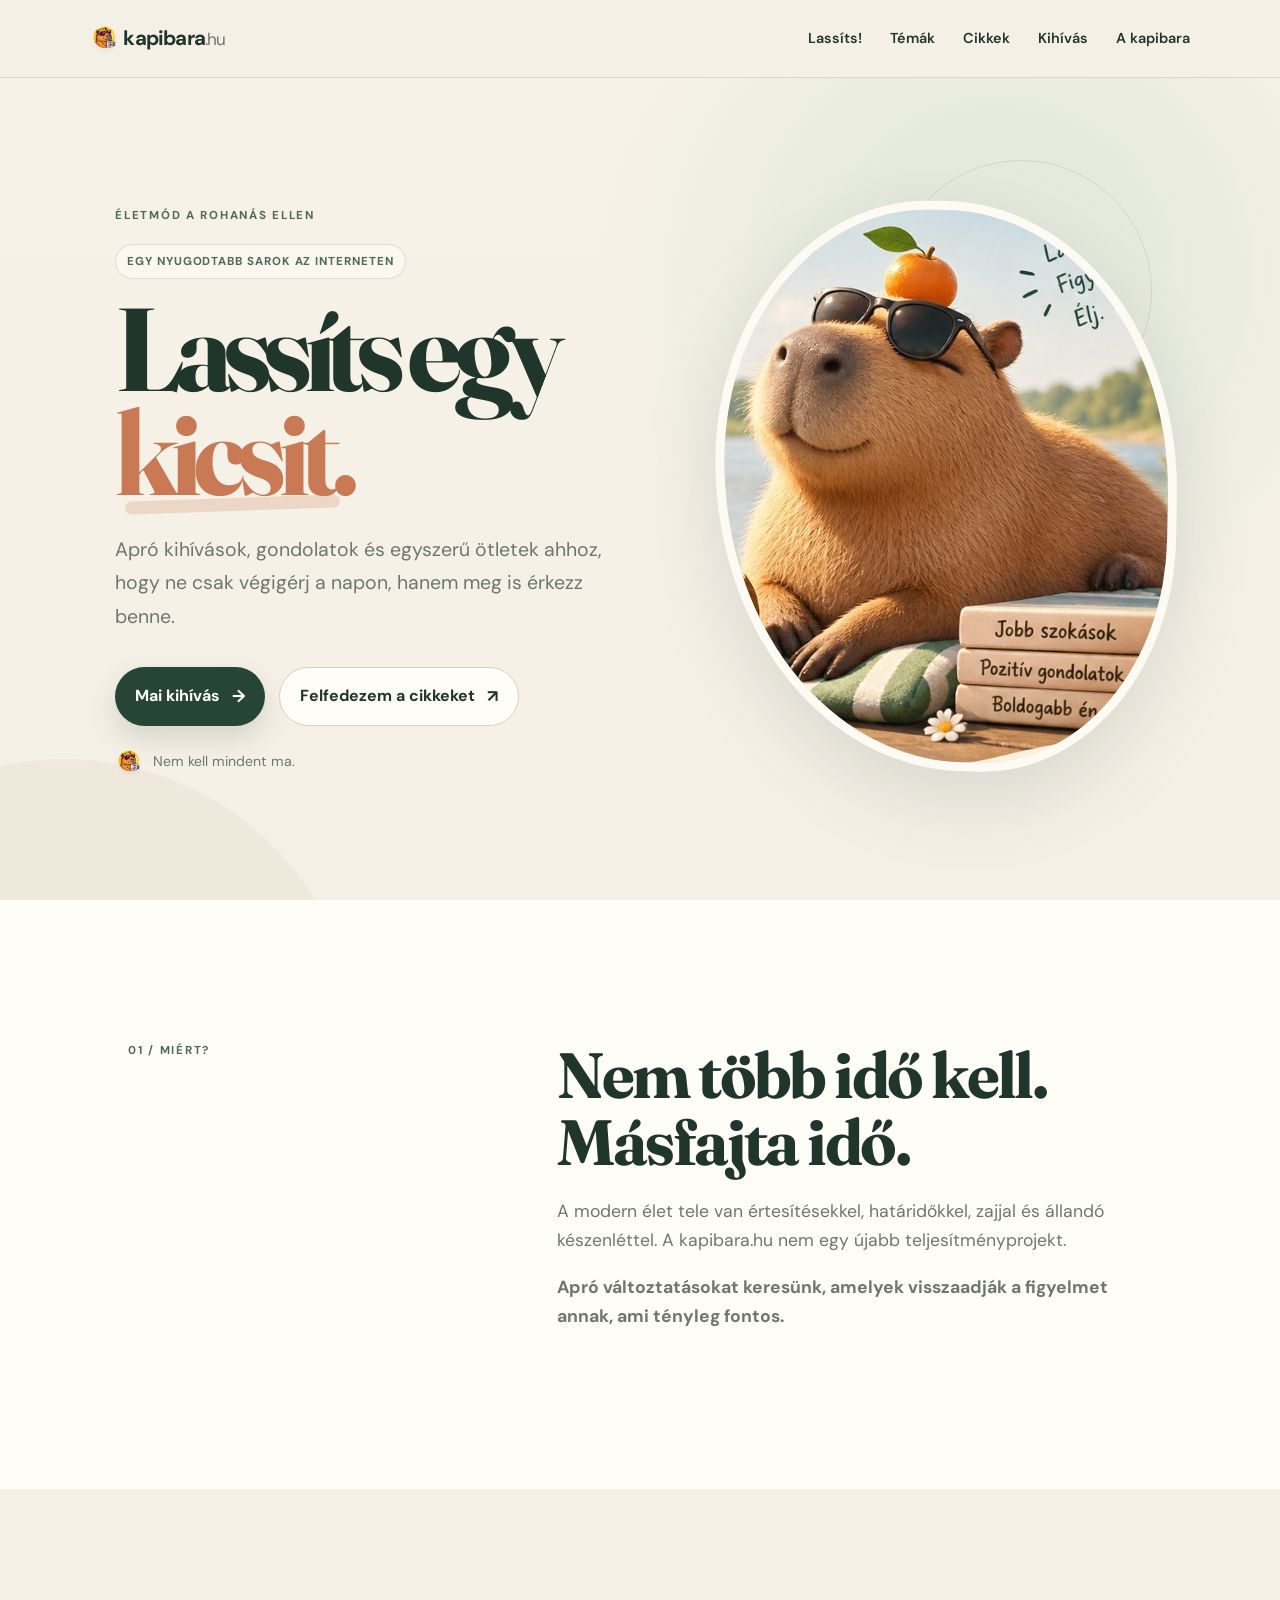
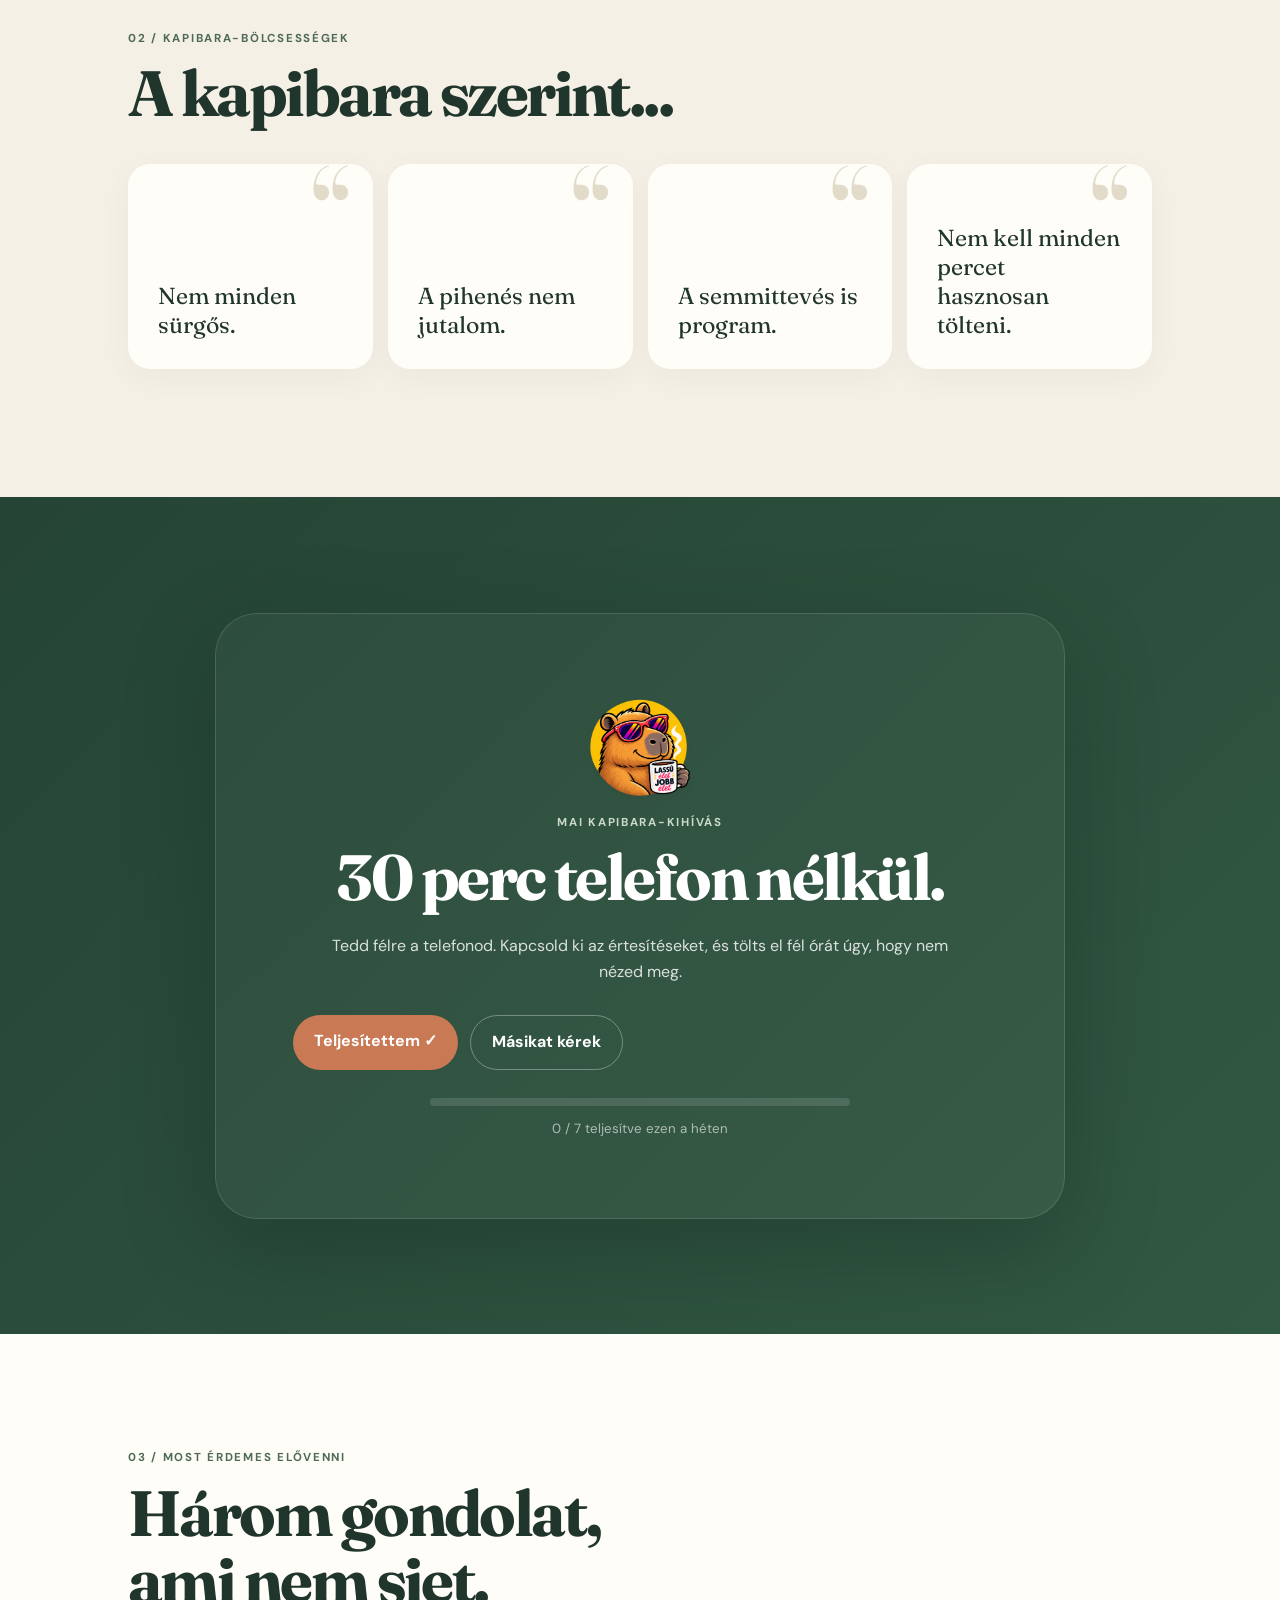
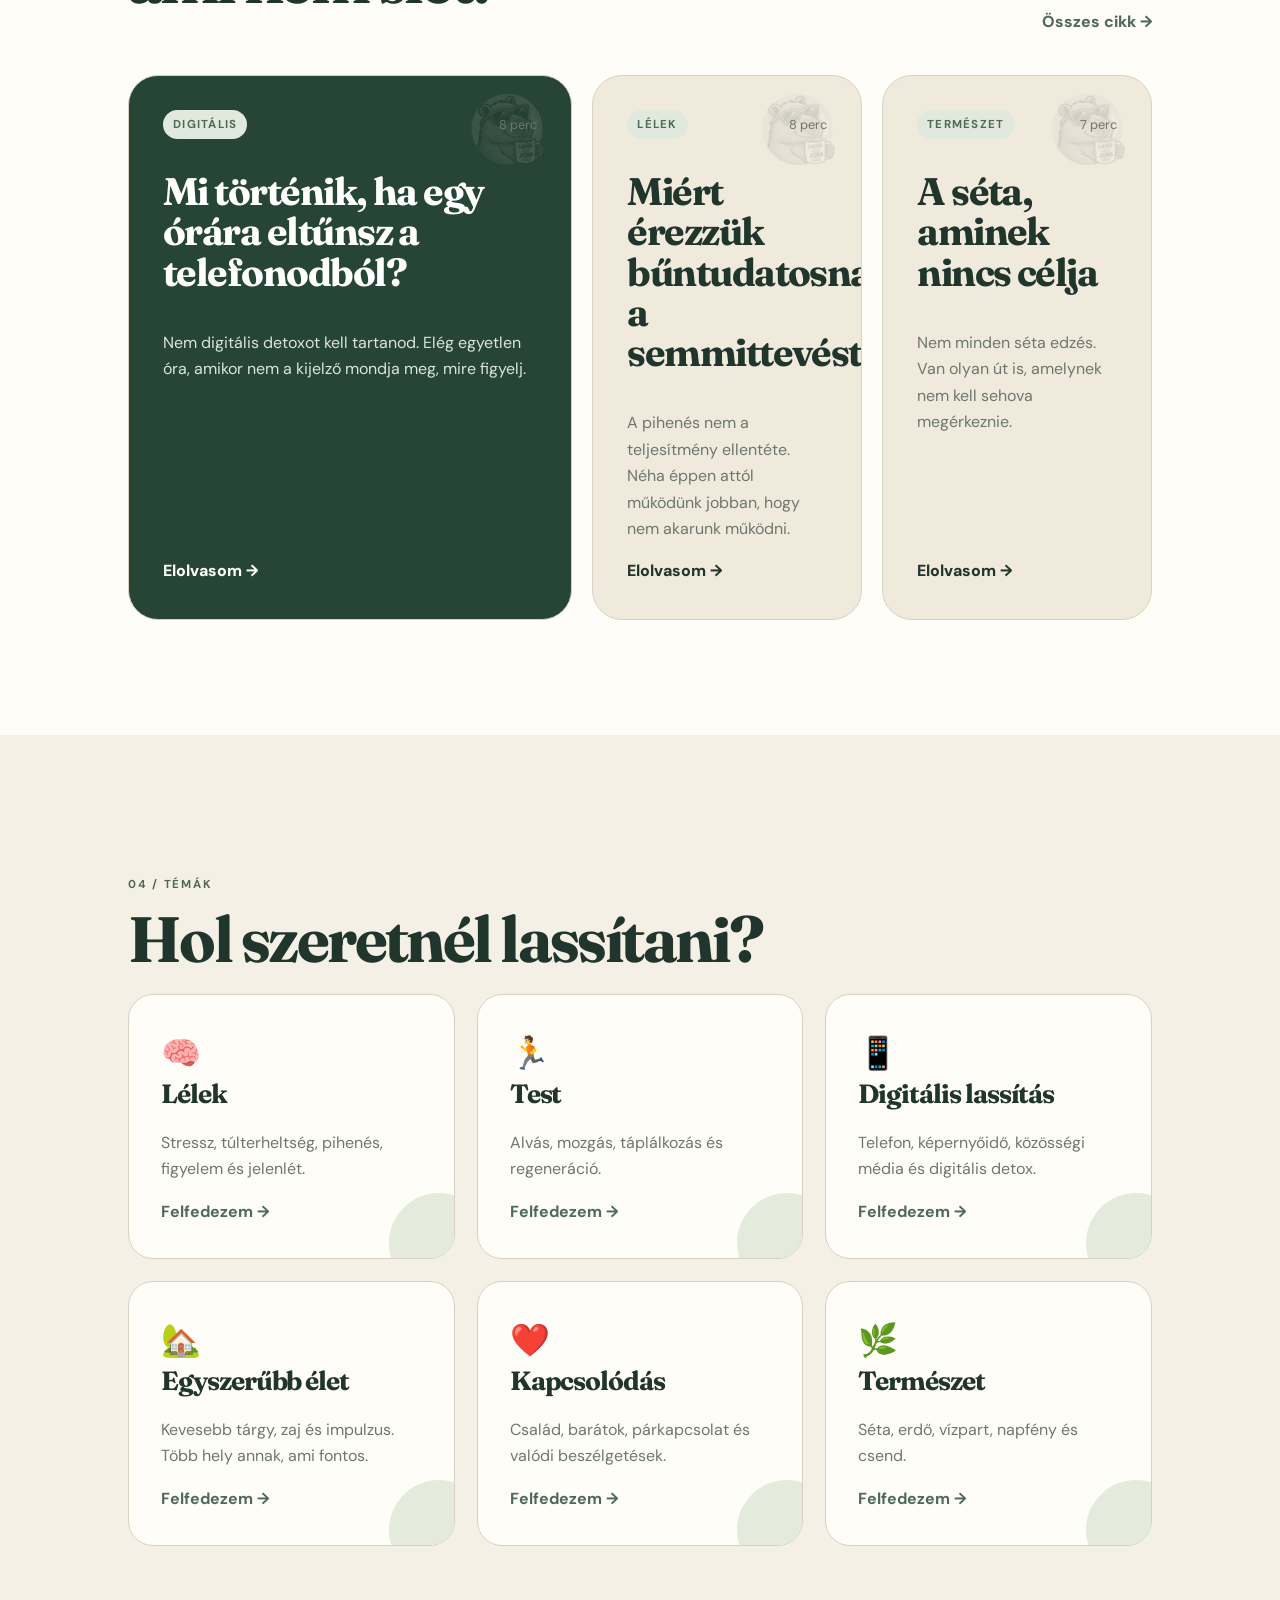
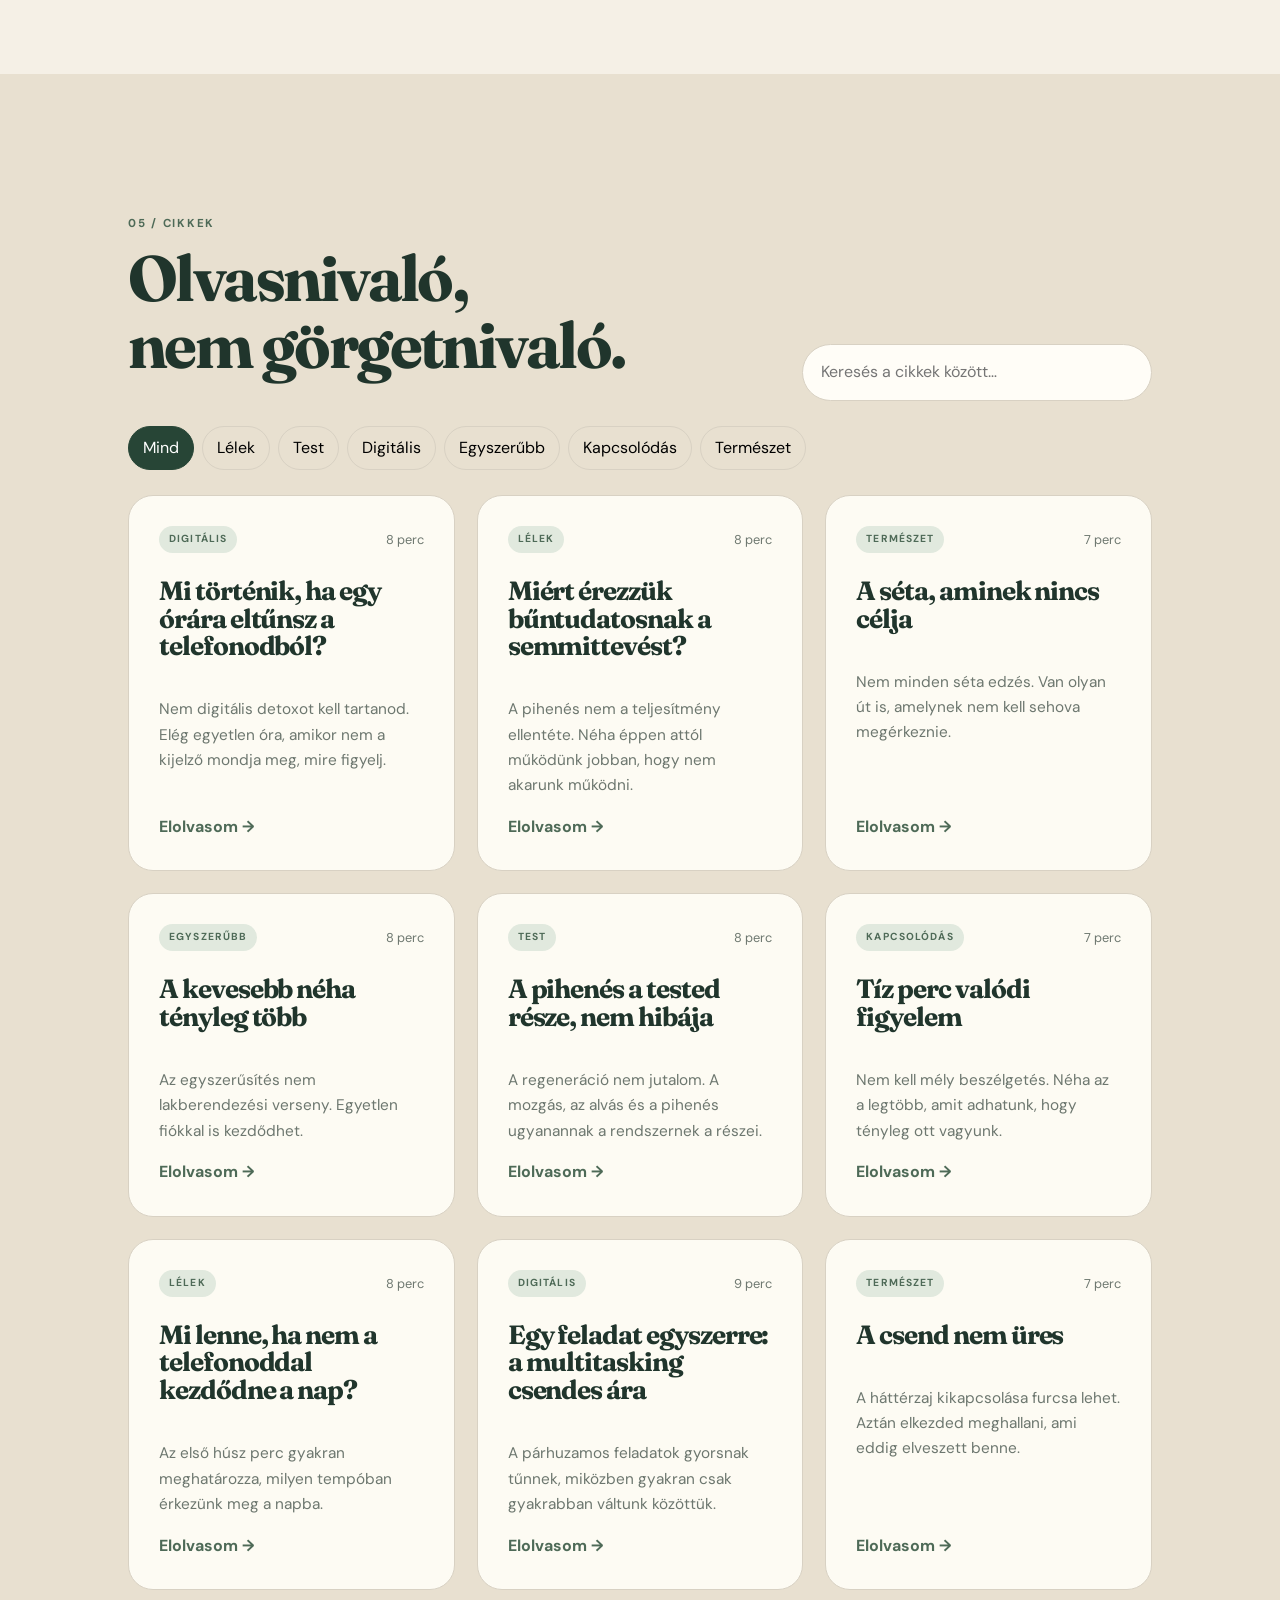
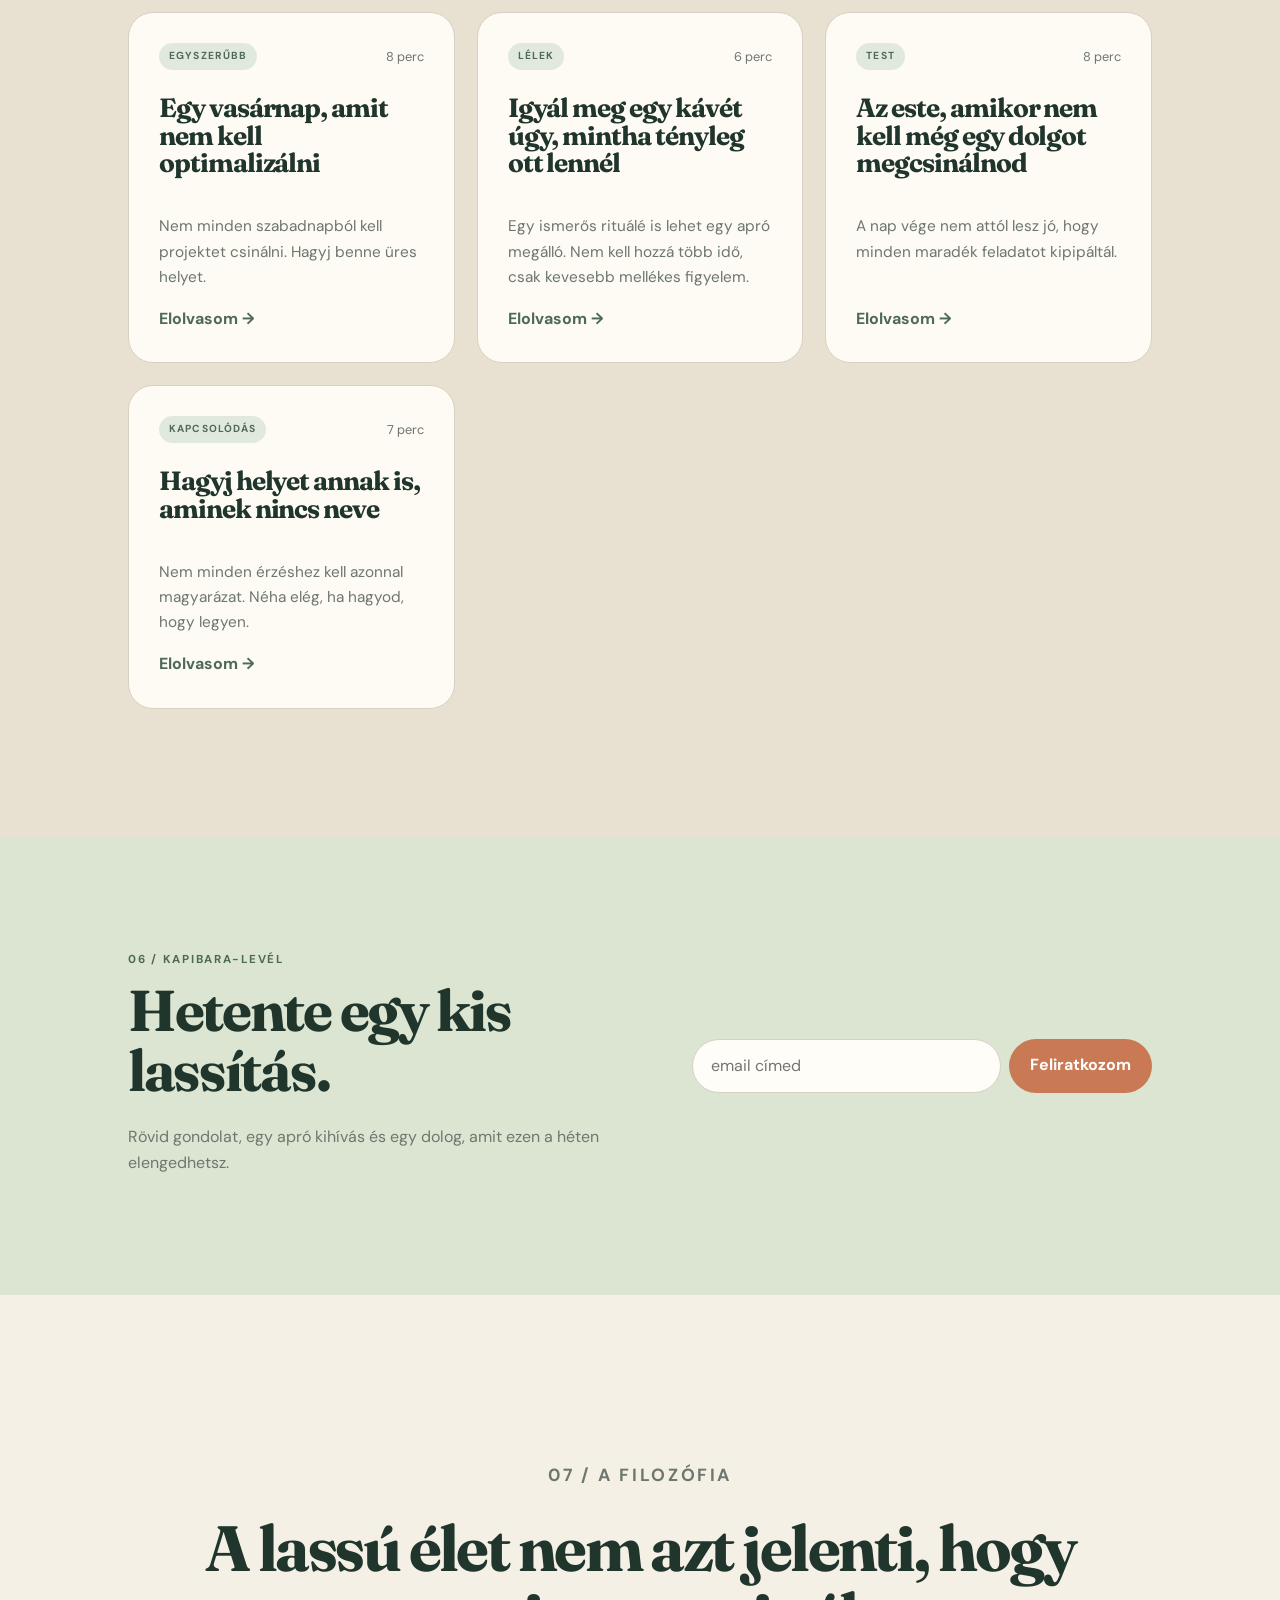
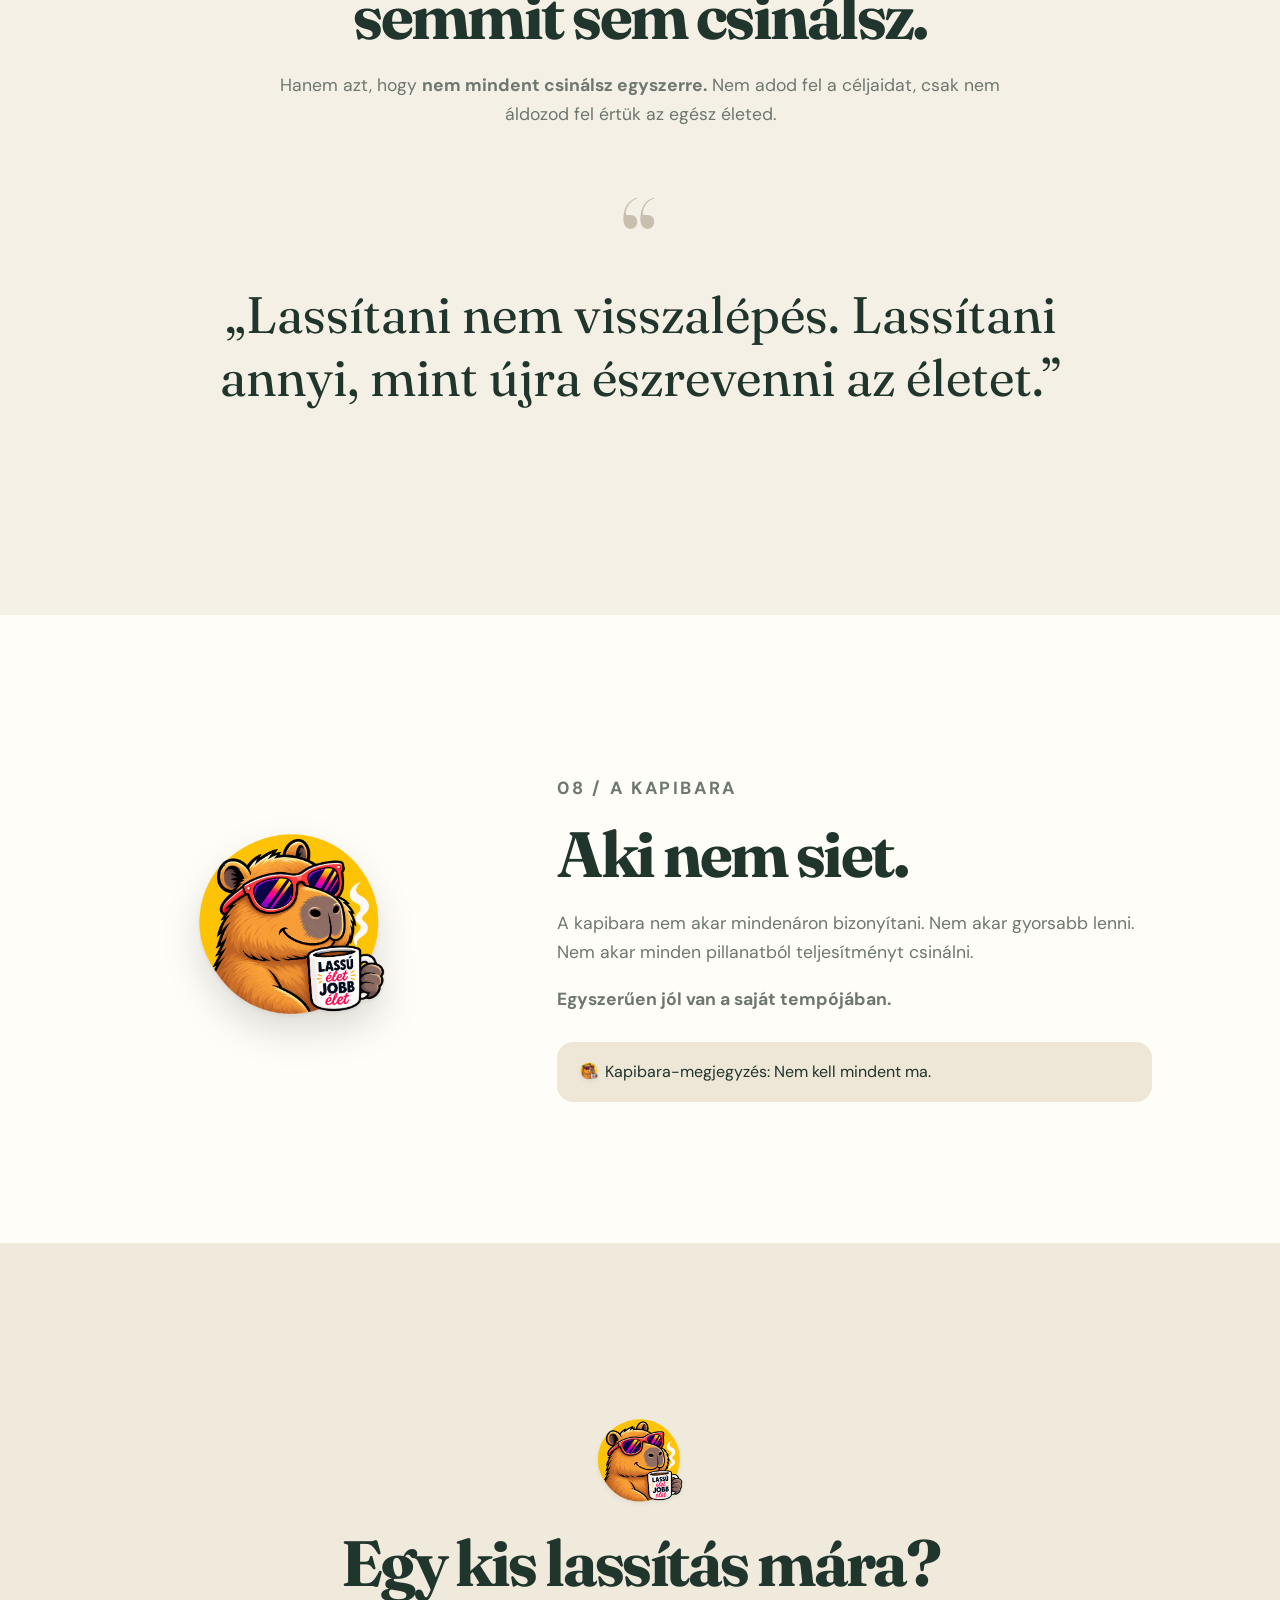
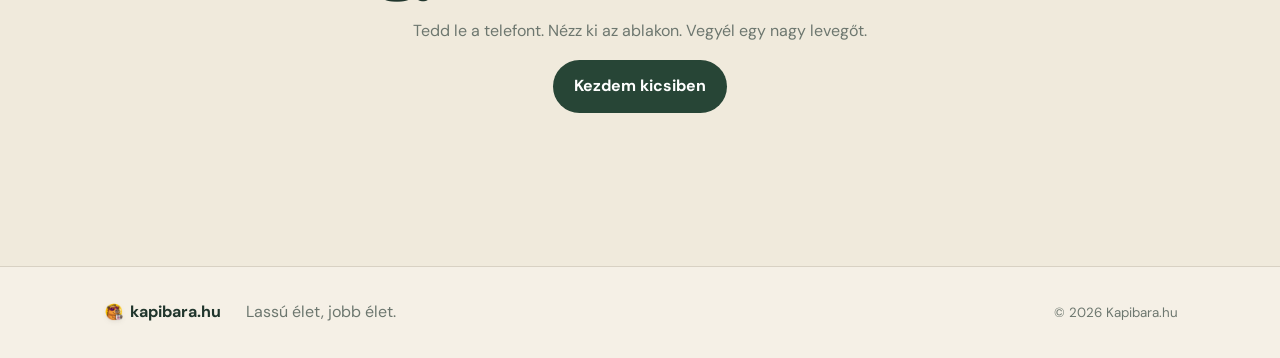
<file: index.html>
<!doctype html>
<html lang="hu">
<head>
<meta charset="utf-8"><meta name="viewport" content="width=device-width,initial-scale=1">
<title>Kapibara.hu — Lassú élet, jobb élet</title>
<meta name="description" content="Lassíts egy kicsit. Kapibara.hu — életmód, apró kihívások és gondolatok a nyugodtabb mindennapokhoz.">
<meta name="theme-color" content="#f3eee2">
<link rel="stylesheet" href="css/style.css">
</head>
<body>
<header class="header">
<a class="logo" href="#top"><img class="capy-icon" src="assets/favicon.png" alt="Kapibara"> <b>kapibara</b><small>.hu</small></a>
<button class="hamb" aria-label="Menü">☰</button>
<nav class="nav"><a href="#lassits">Lassíts!</a><a href="#temak">Témák</a><a href="#cikkek">Cikkek</a><a href="#kihivas">Kihívás</a><a href="#kapibara">A kapibara</a></nav>
</header>

<main id="top">
<section class="hero hero-v6">
<div class="hero-copy"><p class="kicker">életmód a rohanás ellen</p><div class="hero-eyebrow">egy nyugodtabb sarok az interneten</div><h1>Lassíts egy<br><i>kicsit.</i></h1><p class="lead">Apró kihívások, gondolatok és egyszerű ötletek ahhoz, hogy ne csak végigérj a napon, hanem meg is érkezz benne.</p>
<div class="buttons"><a class="btn dark hero-primary" href="#kihivas">Mai kihívás <span>→</span></a><a class="btn light hero-secondary" href="#cikkek">Felfedezem a cikkeket <span>↗</span></a></div><p class="hero-note"><span><img class="capy-icon" src="assets/favicon.png" alt="Kapibara"></span> Nem kell mindent ma.</p></div>
<div class="scene scene-v6" aria-label="Vidám kapibara napszemüvegben a vízparton"><img class="hero-capybara" src="assets/capybara-hero.jpg" alt="Vidám kapibara napszemüvegben, egy ital és könyvek mellett a vízparton"></div>
</section>

<section id="lassits" class="split"><div class="label">01 / MIÉRT?</div><div><h2>Nem több idő kell.<br>Másfajta idő.</h2><p>A modern élet tele van értesítésekkel, határidőkkel, zajjal és állandó készenléttel. A kapibara.hu nem egy újabb teljesítményprojekt.</p><p><strong>Apró változtatásokat keresünk, amelyek visszaadják a figyelmet annak, ami tényleg fontos.</strong></p></div></section>

<section class="wisdom"><p class="kicker">02 / KAPIBARA-BÖLCSESSÉGEK</p><h2>A kapibara szerint...</h2><div class="wisdom-grid"><div>Nem minden sürgős.</div><div>A pihenés nem jutalom.</div><div>A semmittevés is program.</div><div>Nem kell minden percet hasznosan tölteni.</div></div></section>

<section id="kihivas" class="challenge"><div class="challenge-inner"><div class="big-capy"><img class="capy-icon" src="assets/favicon.png" alt="Kapibara"></div><p class="kicker">MAI KAPIBARA-KIHÍVÁS</p><h2 id="challenge-title"></h2><p id="challenge-text"></p><div class="challenge-actions"><button id="done" class="btn clay">Teljesítettem ✓</button><button id="next" class="btn outline">Másikat kérek</button></div><div class="progress"><span id="progress"></span></div><small id="status"></small></div></section>

<section class="featured section"><div class="featured-head"><div><p class="kicker">03 / MOST ÉRDEMES ELŐVENNI</p><h2>Három gondolat,<br>ami nem siet.</h2></div><a class="text-link" href="#cikkek">Összes cikk →</a></div><div id="featured-articles" class="featured-grid"></div></section>

<section id="temak" class="section"><p class="kicker">04 / TÉMÁK</p><h2>Hol szeretnél lassítani?</h2><div class="cards">
<article><span>🧠</span><h3>Lélek</h3><p>Stressz, túlterheltség, pihenés, figyelem és jelenlét.</p><a href="#cikkek" data-filter="Lélek">Felfedezem →</a></article>
<article><span>🏃</span><h3>Test</h3><p>Alvás, mozgás, táplálkozás és regeneráció.</p><a href="#cikkek" data-filter="Test">Felfedezem →</a></article>
<article><span>📱</span><h3>Digitális lassítás</h3><p>Telefon, képernyőidő, közösségi média és digitális detox.</p><a href="#cikkek" data-filter="Digitális">Felfedezem →</a></article>
<article><span>🏡</span><h3>Egyszerűbb élet</h3><p>Kevesebb tárgy, zaj és impulzus. Több hely annak, ami fontos.</p><a href="#cikkek" data-filter="Egyszerűbb">Felfedezem →</a></article>
<article><span>❤️</span><h3>Kapcsolódás</h3><p>Család, barátok, párkapcsolat és valódi beszélgetések.</p><a href="#cikkek" data-filter="Kapcsolódás">Felfedezem →</a></article>
<article><span>🌿</span><h3>Természet</h3><p>Séta, erdő, vízpart, napfény és csend.</p><a href="#cikkek" data-filter="Természet">Felfedezem →</a></article>
</div></section>

<section id="cikkek" class="section paper"><div class="article-head"><div><p class="kicker">05 / CIKKEK</p><h2>Olvasnivaló,<br>nem görgetnivaló.</h2></div><input id="search" type="search" placeholder="Keresés a cikkek között…" aria-label="Cikkek keresése"></div>
<div class="filters"><button class="filter active" data-cat="Mind">Mind</button><button class="filter" data-cat="Lélek">Lélek</button><button class="filter" data-cat="Test">Test</button><button class="filter" data-cat="Digitális">Digitális</button><button class="filter" data-cat="Egyszerűbb">Egyszerűbb</button><button class="filter" data-cat="Kapcsolódás">Kapcsolódás</button><button class="filter" data-cat="Természet">Természet</button></div>
<div id="articles" class="articles"></div><p id="empty" class="empty">Nincs találat. A kapibara szerint ez is rendben van.</p></section>

<section class="newsletter"><div><p class="kicker">06 / KAPIBARA-LEVÉL</p><h2>Hetente egy kis lassítás.</h2><p>Rövid gondolat, egy apró kihívás és egy dolog, amit ezen a héten elengedhetsz.</p></div><form id="signup"><input required type="email" placeholder="email címed" aria-label="Email cím"><button class="btn clay">Feliratkozom</button></form></section>

<section class="manifesto"><p class="kicker">07 / A FILOZÓFIA</p><h2>A lassú élet nem azt jelenti, hogy semmit sem csinálsz.</h2><p>Hanem azt, hogy <strong>nem mindent csinálsz egyszerre.</strong> Nem adod fel a céljaidat, csak nem áldozod fel értük az egész életed.</p><div class="quote">„Lassítani nem visszalépés. Lassítani annyi, mint újra észrevenni az életet.”</div></section>

<section id="kapibara" class="split about"><div class="about-art"><img class="capy-icon" src="assets/favicon.png" alt="Kapibara"></div><div><p class="kicker">08 / A KAPIBARA</p><h2>Aki nem siet.</h2><p>A kapibara nem akar mindenáron bizonyítani. Nem akar gyorsabb lenni. Nem akar minden pillanatból teljesítményt csinálni.</p><p><strong>Egyszerűen jól van a saját tempójában.</strong></p><div class="note"><img class="capy-icon" src="assets/favicon.png" alt="Kapibara"> Kapibara-megjegyzés: Nem kell mindent ma.</div></div></section>
<section class="final"><div><img class="capy-icon" src="assets/favicon.png" alt="Kapibara"></div><h2>Egy kis lassítás mára?</h2><p>Tedd le a telefont. Nézz ki az ablakon. Vegyél egy nagy levegőt.</p><a class="btn dark" href="#kihivas">Kezdem kicsiben</a></section>
</main>

<div id="toast" class="toast"></div>
<div id="modal" class="modal"><div class="modal-box"><button id="close" class="close">×</button><span id="mcat" class="tag"></span><h2 id="mtitle"></h2><p id="mbody"></p></div></div>
<footer><strong><img class="capy-icon" src="assets/favicon.png" alt="Kapibara"> kapibara.hu</strong><span>Lassú élet, jobb élet.</span><small>© <span id="year"></span> Kapibara.hu</small></footer>
<script src="js/articles.js"></script><script src="js/app.js"></script>
</body></html>
</file>
<file: css/style.css>
@import url('https://fonts.googleapis.com/css2?family=DM+Sans:wght@400;500;600;700&family=Fraunces:opsz,wght@9..144,600;9..144,700&display=swap');
:root{--bg:#f3eee2;--paper:#fbf8f0;--ink:#26362f;--muted:#68736b;--green:#526e5a;--deep:#314c3b;--clay:#c77f5b;--line:#ddd5c5}
*{box-sizing:border-box}html{scroll-behavior:smooth}body{margin:0;background:var(--bg);color:var(--ink);font-family:"DM Sans",sans-serif;line-height:1.65}a{text-decoration:none;color:inherit}button,input{font:inherit}
.header{height:74px;position:sticky;top:0;z-index:20;display:flex;align-items:center;justify-content:space-between;padding:0 6vw;background:#f3eee2e8;backdrop-filter:blur(12px);border-bottom:1px solid var(--line)}.logo{font-size:1.25rem;letter-spacing:-.04em}.logo span{font-size:1.5rem}.logo small{font-weight:400;color:var(--muted)}.nav{display:flex;gap:25px;font-size:.9rem;font-weight:600}.nav a:hover{color:var(--clay)}.hamb{display:none;border:1px solid var(--line);background:var(--paper);border-radius:9px;padding:8px 11px}
.hero{min-height:calc(100vh - 74px);display:grid;grid-template-columns:1.05fr .95fr;align-items:center;gap:5vw;padding:7vw 8vw}.kicker,.label,.tag{font-size:.72rem;letter-spacing:.15em;text-transform:uppercase;font-weight:700;color:var(--green)}h1,h2,h3{font-family:Fraunces,Georgia,serif;line-height:1.05;letter-spacing:-.04em;margin:0 0 22px}h1{font-size:clamp(4rem,8vw,8rem)}h1 i{color:var(--clay);font-style:normal}h2{font-size:clamp(2.5rem,5vw,4.8rem)}h3{font-size:1.65rem}.lead{max-width:560px;font-size:1.2rem;color:var(--muted)}.buttons,.challenge-actions{display:flex;gap:12px;flex-wrap:wrap;margin-top:30px}.btn{display:inline-flex;border:0;border-radius:999px;padding:13px 21px;font-weight:700;cursor:pointer;transition:.2s}.btn:hover{transform:translateY(-2px)}.dark{background:var(--deep);color:#fff}.light{background:var(--paper);border:1px solid var(--line)}.clay{background:var(--clay);color:#fff}.outline{background:transparent;color:#fff;border:1px solid #ffffff55}
.scene{height:510px;position:relative;overflow:hidden;border-radius:48% 52% 42% 58%;background:#dbe1cf;box-shadow:0 20px 60px #34452a1c}.sun{position:absolute;width:150px;height:150px;right:13%;top:13%;background:#e6b66d;border-radius:50%}.water{position:absolute;width:120%;height:48%;left:-10%;bottom:-14%;background:#9db7ae;border-radius:50%}.capy{position:absolute;left:23%;top:48%;width:275px;height:168px;background:#996a4d;border-radius:48% 52% 43% 45%;box-shadow:inset -16px -13px #6e4938;transform:rotate(-2deg)}.ear,.eye,.snout,.smile,.leg{position:absolute;display:block}.ear{width:43px;height:43px;top:-12px;background:#82563f;border-radius:50%}.ear.a{left:44px}.ear.b{right:47px}.eye{width:11px;height:11px;top:48px;background:#1d2521;border-radius:50%}.eye.a{left:71px}.eye.b{right:70px}.snout{width:31px;height:19px;left:122px;top:70px;background:#4d3429;border-radius:50%}.smile{width:30px;height:13px;left:123px;top:81px;border-bottom:3px solid #4d3429;border-radius:50%}.leg{bottom:-8px;width:47px;height:24px;background:#7d513d;border-radius:50%}.leg.a{left:45px}.leg.b{right:44px}.speech{position:absolute;right:8%;top:43%;padding:14px 20px;background:var(--paper);border-radius:20px 20px 5px 20px;box-shadow:0 15px 35px #26362f1b;transform:rotate(4deg)}
.split{display:grid;grid-template-columns:.55fr 1fr;gap:8vw;padding:10vw;background:var(--paper)}.split p{max-width:720px;font-size:1.1rem;color:var(--muted)}.wisdom,.section{padding:9vw 10vw}.wisdom-grid{display:grid;grid-template-columns:repeat(4,1fr);gap:15px}.wisdom-grid div{background:var(--paper);min-height:180px;border-radius:22px;padding:28px;display:flex;align-items:flex-end;font:1.45rem Fraunces,serif;box-shadow:0 8px 30px #26362f0a}
.challenge{padding:7vw 10vw;background:var(--deep);color:white}.challenge-inner{text-align:center;max-width:850px;margin:auto;padding:5vw;border:1px solid #ffffff22;border-radius:38px;background:#ffffff09}.challenge .kicker{color:#cbd9c9}.big-capy{font-size:4rem}.challenge h2{font-size:clamp(2.4rem,5vw,4.5rem)}.challenge-inner>p:not(.kicker){max-width:650px;margin:0 auto 28px;opacity:.82}.progress{height:8px;background:#ffffff20;border-radius:99px;margin:28px auto 9px;max-width:420px;overflow:hidden}.progress span{display:block;width:0;height:100%;background:var(--clay);transition:.4s}.challenge small{opacity:.6}
.cards{display:grid;grid-template-columns:repeat(3,1fr);gap:18px}.cards article,.articles article{background:var(--paper);border:1px solid var(--line);border-radius:25px;padding:28px;transition:.2s}.cards article:hover,.articles article:hover{transform:translateY(-5px);box-shadow:0 18px 45px #26362f14}.cards span{font-size:2rem}.cards p,.articles p{color:var(--muted)}.cards a,.articles a{font-weight:700;color:var(--green)}
.paper{background:#e9e1d1}.article-head{display:flex;align-items:end;justify-content:space-between;gap:30px}.article-head input{width:min(350px,100%);padding:14px 18px;border:1px solid var(--line);border-radius:999px;background:var(--paper);outline:none}.filters{display:flex;gap:8px;flex-wrap:wrap;margin:25px 0}.filter{border:1px solid var(--line);background:transparent;border-radius:999px;padding:8px 14px;cursor:pointer}.filter.active,.filter:hover{background:var(--deep);color:#fff;border-color:var(--deep)}.articles{display:grid;grid-template-columns:repeat(3,1fr);gap:18px}.articles .tag{font-size:.64rem}.empty{display:none;color:var(--muted)}
.newsletter{padding:7vw 10vw;background:#dbe1cf;display:flex;justify-content:space-between;align-items:center;gap:50px}.newsletter>div{max-width:650px}.newsletter p:not(.kicker){color:var(--muted)}.newsletter form{display:flex;gap:8px;min-width:min(460px,100%)}.newsletter input{flex:1;min-width:0;border:1px solid var(--line);border-radius:999px;padding:13px 18px;background:var(--paper)}
.manifesto{text-align:center;padding:11vw 12vw}.manifesto>p{max-width:780px;margin:0 auto 24px;color:var(--muted);font-size:1.1rem}.quote{font:clamp(1.8rem,4vw,3.3rem) Fraunces,serif;max-width:900px;margin:50px auto 0}.about{align-items:center}.about-art{text-align:center;font-size:12rem;filter:drop-shadow(0 18px 18px #0002)}.note{margin-top:28px;background:#eee6d6;border-radius:16px;padding:17px 20px;max-width:600px}.final{text-align:center;padding:10vw 6vw}.final>div{font-size:4rem}.final p{color:var(--muted)}
.modal{display:none;position:fixed;inset:0;z-index:50;background:#1f2c258c;padding:7vw;align-items:center;justify-content:center}.modal.open{display:flex}.modal-box{position:relative;background:var(--paper);max-width:720px;padding:55px;border-radius:30px;box-shadow:0 30px 90px #0004}.modal-box p{font-size:1.08rem;color:var(--muted)}.close{position:absolute;right:20px;top:15px;border:0;background:none;font-size:2rem;cursor:pointer}.toast{position:fixed;right:20px;bottom:20px;z-index:60;background:var(--deep);color:#fff;padding:13px 18px;border-radius:12px;opacity:0;transform:translateY(15px);transition:.25s}.toast.show{opacity:1;transform:none}
footer{display:flex;gap:25px;align-items:center;flex-wrap:wrap;padding:32px 8vw;border-top:1px solid var(--line);color:var(--muted)}footer strong{color:var(--ink)}footer small{margin-left:auto}
@media(max-width:850px){.nav{display:none}.nav.open{display:flex;position:absolute;top:74px;left:0;right:0;padding:18px 6vw;background:var(--paper);flex-direction:column;border-bottom:1px solid var(--line)}.hamb{display:block}.hero{grid-template-columns:1fr;padding:14vw 7vw}.scene{height:390px}.split{grid-template-columns:1fr;padding:14vw 7vw}.wisdom-grid{grid-template-columns:1fr 1fr}.cards,.articles{grid-template-columns:1fr 1fr}.newsletter{display:block}.newsletter form{margin-top:25px}}
@media(min-width:851px){.hamb{display:none}}
@media(max-width:540px){h1{font-size:3.7rem}.wisdom-grid,.cards,.articles{grid-template-columns:1fr}.scene{height:330px}.capy{transform:scale(.76);left:10%;top:48%}.speech{right:3%;top:25%}.article-head{display:block}.article-head input{margin-top:20px}.newsletter form{min-width:0;display:block}.newsletter input{width:100%;margin-bottom:8px}.newsletter .btn{width:100%}.modal-box{padding:38px 25px}footer{display:block}footer small{display:block;margin-top:10px}}
/* v4 — editorial redesign */
:root{--bg:#f5f0e6;--paper:#fffdf7;--ink:#20352c;--muted:#6d776f;--green:#4e6a57;--deep:#274536;--clay:#c97954;--line:#d8d1c3;--soft:#e4eadc;--shadow:0 22px 70px rgba(32,53,44,.09)}
body{background:var(--bg);overflow-x:hidden}.header{height:78px;padding:0 7vw;background:rgba(245,240,230,.84);border-bottom:1px solid rgba(216,209,195,.8)}.logo{font-size:1.28rem}.logo:first-letter{font-size:1.45rem}.nav{gap:28px}.nav a{position:relative}.nav a:after{content:"";position:absolute;left:0;right:100%;bottom:-6px;height:2px;background:var(--clay);transition:.25s}.nav a:hover:after{right:0}
.hero{position:relative;min-height:calc(100vh - 78px);padding:8vw 8vw 9vw;grid-template-columns:1fr .9fr;background:radial-gradient(circle at 86% 32%,#e0e7d8 0 14%,transparent 35%)}.hero:before{content:"";position:absolute;width:260px;height:260px;border:1px solid #c8c0b1;border-radius:50%;right:10%;top:10%;opacity:.5}.hero h1{max-width:800px;font-size:clamp(4.5rem,9vw,9rem);text-wrap:balance}.hero .lead{font-size:1.22rem;line-height:1.7}.scene{height:540px;border-radius:42% 58% 48% 52%;background:linear-gradient(145deg,#dfe6d4,#c9d5c4);box-shadow:var(--shadow);border:8px solid #f5f0e6}.scene:after{content:"Lassabban is lehet.";position:absolute;left:9%;bottom:10%;font:600 1.1rem Fraunces,serif;letter-spacing:.02em;color:#496353;opacity:.85}.sun{box-shadow:0 0 0 18px #e6b66d20}.speech{font-family:Fraunces,serif;font-size:1.2rem}.split{padding:11vw 10vw}.split>div:last-child{max-width:820px}.wisdom{padding:10vw 10vw}.wisdom h2{margin-bottom:38px}.wisdom-grid div{min-height:205px;padding:30px;position:relative;overflow:hidden}.wisdom-grid div:before{content:"“";position:absolute;right:20px;top:-28px;font:9rem Fraunces,serif;color:#e3dbc9}.challenge{padding:9vw 10vw;background:linear-gradient(135deg,#254435,#315843)}.challenge-inner{padding:6vw;border-radius:42px;box-shadow:0 30px 90px #13281e55}.section{padding:10vw 10vw}.cards{gap:22px}.cards article{padding:32px;min-height:265px;position:relative;overflow:hidden}.cards article:after{content:"";position:absolute;width:100px;height:100px;border-radius:50%;right:-35px;bottom:-35px;background:#e4eadc}.cards article:hover{transform:translateY(-7px);box-shadow:var(--shadow)}.paper{background:#e8e0d0}.article-head h2{max-width:650px}.articles{gap:22px}.articles article{padding:30px;min-height:310px;display:flex;flex-direction:column}.article-meta{display:flex;justify-content:space-between;align-items:center;gap:15px;color:var(--muted);font-size:.8rem}.articles h3{margin-top:24px}.articles p{font-size:.96rem}.read-link{margin-top:auto}.tag{display:inline-flex;align-items:center;gap:5px;background:#e1e9de;padding:5px 10px;border-radius:999px;color:var(--green);letter-spacing:.11em}.newsletter{padding:8vw 10vw;background:#dce5d2}.newsletter h2{font-size:clamp(2.5rem,4.5vw,4.4rem)}.manifesto{padding:13vw 12vw}.quote{position:relative;padding:40px 0}.quote:before{content:"“";display:block;font:8rem/0.5 Fraunces,serif;color:#c9bfae}.about-art{font-size:11rem}.final{padding:12vw 6vw;background:#f0eadc}.final>div{font-size:5rem}.toast{border-radius:999px;box-shadow:var(--shadow)}
/* article pages */
.article-hero{padding:10vw 8vw 8vw;background:linear-gradient(135deg,#e5eadc 0%,#f5f0e6 55%,#eadfd0 100%);border-bottom:1px solid var(--line)}.article-hero-inner{max-width:950px;margin:auto}.back{display:inline-block;margin-bottom:55px;color:var(--green);font-weight:700}.article-hero .article-meta{max-width:600px;margin-bottom:25px}.article-hero h1{font-size:clamp(3.2rem,7vw,6.8rem);max-width:1000px}.article-hero .lead{max-width:760px;font-size:1.3rem}.article-content{max-width:1100px;margin:0 auto;padding:8vw 5vw;display:grid;grid-template-columns:minmax(0,720px) 280px;gap:90px}.article-content p{font-size:1.12rem;line-height:1.9;color:#4e5c54;margin:0 0 28px}.article-content .leadpara{font-size:1.42rem;line-height:1.75;color:var(--ink)}.article-content aside{align-self:start;position:sticky;top:110px;background:var(--paper);border:1px solid var(--line);border-radius:28px;padding:28px;box-shadow:var(--shadow)}.article-content aside p{font-size:.95rem;line-height:1.6}.aside-capy{font-size:4rem;margin-bottom:10px}.article-bottom{text-align:center;padding:8vw 6vw 11vw;background:#e8e0d0}.article-bottom h2{max-width:760px;margin:0 auto 35px}.article-page footer{background:var(--paper)}
@media(max-width:850px){.hero{padding:14vw 7vw;grid-template-columns:1fr}.scene{height:420px}.article-content{grid-template-columns:1fr;gap:35px}.article-content aside{position:static}.wisdom-grid{grid-template-columns:1fr 1fr}.cards,.articles{grid-template-columns:1fr 1fr}}
@media(max-width:540px){.hero h1{font-size:3.8rem}.scene{height:330px}.wisdom-grid,.cards,.articles{grid-template-columns:1fr}.article-hero{padding:15vw 7vw}.article-hero h1{font-size:3.1rem}.article-content{padding:14vw 7vw}.article-content p{font-size:1.04rem}.article-content .leadpara{font-size:1.2rem}.article-bottom{padding:16vw 7vw}.back{margin-bottom:35px}}
/* v5 — calmer magazine system */
::selection{background:#c97954;color:#fff}.text-link{font-weight:800;color:var(--green);white-space:nowrap}.featured{padding-top:8vw;padding-bottom:9vw;background:var(--paper)}.featured-head{display:flex;justify-content:space-between;align-items:end;gap:30px;margin-bottom:40px}.featured-grid{display:grid;grid-template-columns:1.35fr .82fr .82fr;gap:20px}.featured-card{min-height:390px;background:#f0eadc;border:1px solid var(--line);border-radius:30px;padding:34px;display:flex;flex-direction:column;position:relative;overflow:hidden}.featured-card:first-child{background:var(--deep);color:#fff}.featured-card:first-child p{color:#dbe4dd}.featured-card:before{content:'';position:absolute;right:24px;top:15px;width:78px;height:78px;background:url('../assets/favicon.png') center/contain no-repeat;opacity:.12;filter:grayscale(1)}.featured-card .article-meta{position:relative}.featured-card h3{font-size:clamp(1.9rem,3vw,3rem);max-width:540px;margin-top:32px}.featured-card p{color:var(--muted);max-width:580px}.featured-card .read-link{margin-top:auto;font-weight:800}.featured-card .tag{width:max-content}.articles article{background:rgba(255,253,247,.92)}.article-card{position:relative}.article-card:before{content:'';position:absolute;inset:auto 25px 0 25px;height:3px;background:var(--clay);transform:scaleX(0);transform-origin:left;transition:.25s}.article-card:hover:before{transform:scaleX(1)}.article-hero{position:relative;overflow:hidden}.article-hero:after{content:'';position:absolute;right:7vw;bottom:-45px;width:210px;height:210px;background:url('../assets/favicon.png') center/contain no-repeat;opacity:.08;filter:grayscale(1)}.article-hero-inner{position:relative;z-index:1}.article-content{padding-top:7vw}.article-content #body{max-width:700px}.article-content #body h2{font-size:clamp(1.9rem,3vw,2.8rem);margin:54px 0 18px}.article-content #body p{margin-bottom:24px}.article-content #body .leadpara{font-size:1.42rem}.article-content aside{border-top:5px solid var(--clay)}.article-bottom{position:relative;overflow:hidden}.article-bottom:after{content:'🌿';position:absolute;right:8%;bottom:-40px;font-size:10rem;opacity:.08}.article-page .header{background:rgba(245,240,230,.92)}
@media(max-width:900px){.featured-grid{grid-template-columns:1fr 1fr}.featured-card:first-child{grid-column:1/-1;min-height:330px}}
@media(max-width:540px){.featured-head{display:block}.featured-head .text-link{display:inline-block;margin-top:4px}.featured-grid{grid-template-columns:1fr}.featured-card:first-child{grid-column:auto}.featured-card{min-height:300px}.article-hero:after{right:-10px;font-size:8rem}.article-content #body h2{margin-top:42px}}

/* v6 — hero refresh */
.hero-v6{isolation:isolate;overflow:hidden;grid-template-columns:minmax(0,1.02fr) minmax(420px,.88fr);gap:6vw;padding-top:6.5vw;padding-bottom:7vw;background:radial-gradient(circle at 78% 24%,rgba(228,234,220,.95) 0 11%,transparent 34%),linear-gradient(180deg,#f7f2e8 0%,#f5f0e6 100%)}
.hero-v6:after{content:"";position:absolute;z-index:-1;width:46vw;height:46vw;max-width:720px;max-height:720px;left:-18vw;bottom:-35vw;border-radius:50%;background:rgba(232,224,209,.48)}
.hero-v6 .hero-copy{position:relative;z-index:2;max-width:780px;padding-left:1vw}
.hero-v6 .hero-eyebrow{display:inline-flex;margin:8px 0 18px;padding:7px 11px;border:1px solid rgba(78,106,87,.18);border-radius:999px;color:var(--green);font-size:.72rem;font-weight:700;letter-spacing:.08em;text-transform:uppercase;background:rgba(255,253,247,.5)}
.hero-v6 h1{font-size:clamp(5rem,9.2vw,9.2rem);line-height:.88;letter-spacing:-.065em;margin-bottom:28px}
.hero-v6 h1 i{position:relative;display:inline-block}
.hero-v6 h1 i:after{content:"";position:absolute;left:4%;right:5%;bottom:-.05em;height:.11em;border-radius:99px;background:rgba(201,121,84,.22);transform:rotate(-2deg)}
.hero-v6 .lead{max-width:610px;font-size:1.22rem;line-height:1.72}
.hero-v6 .buttons{margin-top:34px;gap:14px}
.hero-v6 .btn{min-height:52px;padding:14px 20px;gap:12px;align-items:center;transition:transform .28s ease,box-shadow .28s ease,background .28s ease}
.hero-v6 .btn span{font-size:1.08em;transition:transform .28s ease}
.hero-v6 .hero-primary{box-shadow:0 12px 28px rgba(39,69,54,.16)}
.hero-v6 .hero-primary:hover{box-shadow:0 16px 34px rgba(39,69,54,.22)}
.hero-v6 .hero-primary:hover span{transform:translateX(4px)}
.hero-v6 .hero-secondary:hover span{transform:translate(3px,-3px)}
.hero-v6 .hero-note{display:flex;align-items:center;gap:9px;margin:21px 0 0;color:var(--muted);font-size:.88rem}
.hero-v6 .hero-note span{font-size:1.15rem}
.scene-v6{height:570px;min-height:0;border-radius:47% 53% 43% 57%;background:linear-gradient(150deg,#e4eadb 0%,#d4dfd0 50%,#c5d3c9 100%);border:9px solid rgba(255,253,247,.9);box-shadow:0 28px 80px rgba(32,53,44,.13);transform:rotate(1deg);animation:heroFloat 8s ease-in-out infinite}
.scene-v6:before{content:"";position:absolute;inset:12px;border:1px solid rgba(255,255,255,.55);border-radius:inherit;pointer-events:none}
.scene-v6:after{content:""}
.scene-v6 .sun{width:138px;height:138px;right:14%;top:12%;background:#e8bd79;box-shadow:0 0 0 18px rgba(232,189,121,.12),0 0 60px rgba(232,189,121,.16);animation:sunBreath 6s ease-in-out infinite}
.scene-v6 .water{height:48%;bottom:-13%;background:linear-gradient(180deg,#a9c1b9,#92afa8)}
.scene-v6 .capy{left:21%;top:49%;filter:drop-shadow(0 16px 10px rgba(53,55,44,.14));animation:capyBreathe 5s ease-in-out infinite}
.scene-v6 .speech{right:8%;top:40%;padding:15px 21px;box-shadow:0 16px 34px rgba(38,54,47,.12);animation:speechFloat 5s ease-in-out infinite}
.scene-v6 .scene-orbit{position:absolute;border:1px solid rgba(78,106,87,.16);border-radius:50%;pointer-events:none}
.scene-v6 .orbit-one{width:260px;height:110px;right:-30px;bottom:82px;transform:rotate(-17deg)}
.scene-v6 .orbit-two{width:180px;height:72px;left:-25px;top:90px;transform:rotate(19deg);opacity:.7}
.scene-v6 .reed{position:absolute;bottom:25%;width:3px;height:80px;background:#718d78;border-radius:99px;opacity:.48;transform-origin:bottom}
.scene-v6 .reed:before,.scene-v6 .reed:after{content:"";position:absolute;width:20px;height:3px;background:#718d78;border-radius:99px}
.scene-v6 .reed:before{top:23px;left:-17px;transform:rotate(-27deg)}
.scene-v6 .reed:after{top:42px;left:1px;transform:rotate(28deg)}
.scene-v6 .reed-a{left:14%;transform:rotate(-5deg)}
.scene-v6 .reed-b{right:18%;height:62px;transform:rotate(8deg)}
.scene-v6 .scene-caption{position:absolute;left:9%;bottom:9%;font:600 1rem Fraunces,serif;letter-spacing:.02em;color:#496353;opacity:.82}
@keyframes heroFloat{0%,100%{transform:rotate(1deg) translateY(0)}50%{transform:rotate(.4deg) translateY(-7px)}}
@keyframes sunBreath{0%,100%{transform:scale(1)}50%{transform:scale(1.035)}}
@keyframes capyBreathe{0%,100%{transform:rotate(-2deg) translateY(0)}50%{transform:rotate(-1.5deg) translateY(-3px)}}
@keyframes speechFloat{0%,100%{transform:rotate(4deg) translateY(0)}50%{transform:rotate(3deg) translateY(-4px)}}
@media(max-width:1000px){.hero-v6{grid-template-columns:1fr .9fr;gap:4vw}.scene-v6{height:500px}.hero-v6 h1{font-size:clamp(4.5rem,8vw,7rem)}}
@media(max-width:850px){.hero-v6{grid-template-columns:1fr;padding-top:12vw}.hero-v6 .hero-copy{padding-left:0}.hero-v6 h1{font-size:clamp(4.5rem,14vw,7rem)}.scene-v6{height:420px;margin-top:2vw}.scene-v6 .capy{left:22%;top:48%}}
@media(max-width:540px){.hero-v6{padding-top:16vw;padding-bottom:14vw}.hero-v6 h1{font-size:4.25rem;line-height:.9}.hero-v6 .lead{font-size:1.08rem}.hero-v6 .buttons{align-items:stretch;flex-direction:column}.hero-v6 .btn{justify-content:center;width:100%}.hero-v6 .hero-note{margin-top:17px}.scene-v6{height:340px;border-width:7px;margin-top:8vw}.scene-v6 .capy{left:7%;top:49%;transform:scale(.78);transform-origin:left center}.scene-v6 .speech{right:3%;top:23%;font-size:1rem}.scene-v6 .sun{width:105px;height:105px;right:8%;top:11%}.scene-v6 .scene-caption{font-size:.88rem;bottom:8%;left:8%}}
@media(prefers-reduced-motion:reduce){.scene-v6,.scene-v6 .sun,.scene-v6 .capy,.scene-v6 .speech{animation:none!important}.hero-v6 .btn,.hero-v6 .btn span{transition:none!important}}

/* v6 capybara hero artwork */
.scene-v6{position:relative;overflow:hidden;background:#dfe6d4;isolation:isolate}
.scene-v6 .hero-capybara{position:absolute;inset:0;width:100%;height:100%;object-fit:cover;object-position:center center;display:block;transform:scale(1.02);transition:transform .8s ease}
.scene-v6:hover .hero-capybara{transform:scale(1.035)}
@media(max-width:850px){.scene-v6 .hero-capybara{object-position:center center}}
@media(prefers-reduced-motion:reduce){.scene-v6 .hero-capybara{transition:none}.scene-v6:hover .hero-capybara{transform:scale(1.02)}}

/* Kapibara ikon — a hód emoji helyett egy saját, felismerhető kapibara */
.capy-icon{display:inline-block;width:1.45em;height:1.12em;object-fit:contain;vertical-align:-.2em;filter:drop-shadow(0 2px 2px rgba(54,48,40,.08))}
.hero-note .capy-icon{width:1.55em;height:1.2em;vertical-align:-.25em}
.big-capy .capy-icon{width:2.1em;height:1.65em;vertical-align:middle}
.featured-card:before{content:''}
</file>
